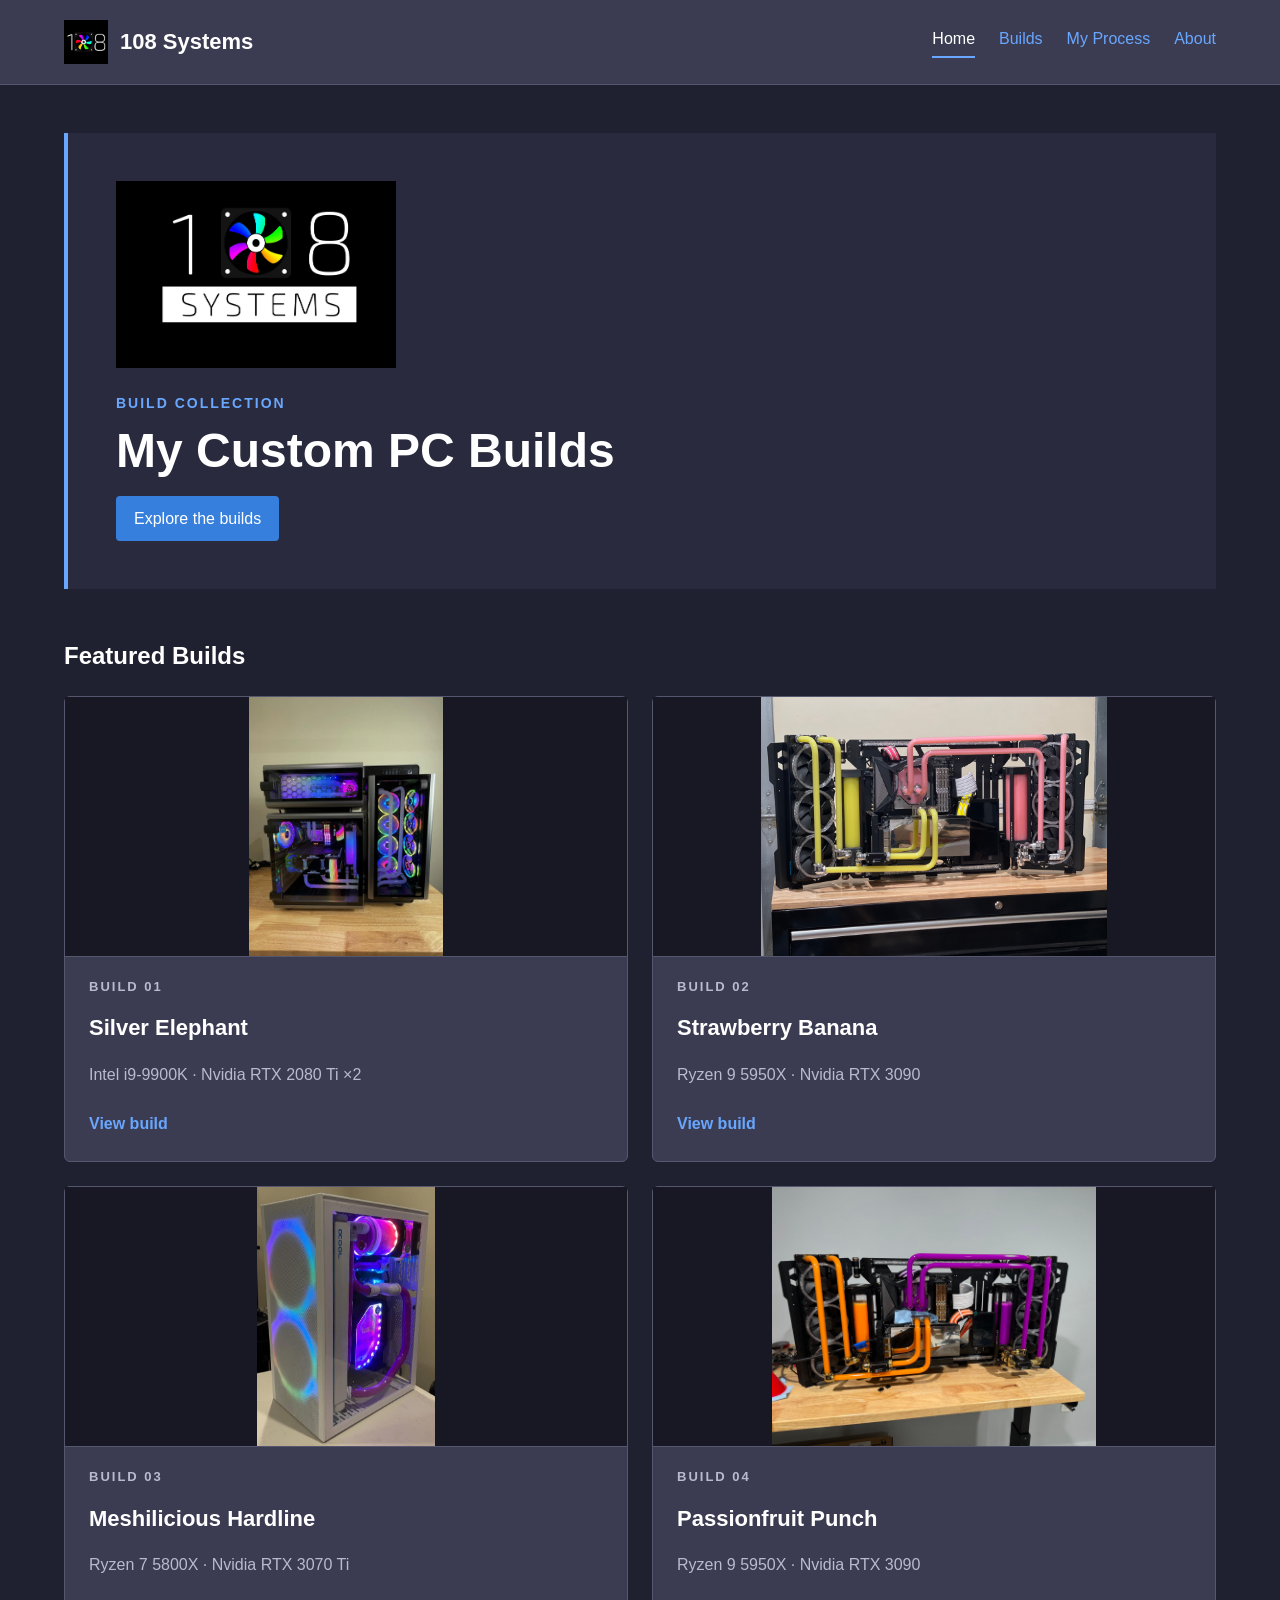
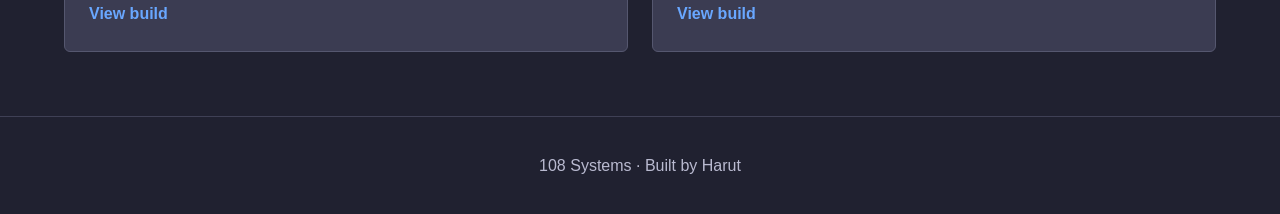
<file: index.html>
<!DOCTYPE html>
<html lang="en">
<head>
    <meta charset="UTF-8">
    <meta name="viewport" content="width=device-width, initial-scale=1.0">
    <title>108 Systems | Custom PC Builds</title>
    <link rel="stylesheet" href="styles.css">
</head>

<body>
    <header>
        <a class="brand" href="index.html">
            <img src="images/108-icon.png" alt="108 Systems logo">
            <span>108 Systems</span>
        </a>

        <nav>
            <a class="current-page" href="index.html">Home</a>
            <a href="builds.html">Builds</a>
            <a href="process.html">My Process</a>
            <a href="about.html">About</a>
        </nav>
    </header>

<main>
    <section class="intro">
        <img
            class="main-logo"
            src="images/108-logo.png"
            alt="108 Systems"
        >
        <p class="eyebrow">Build Collection</p>
        <h1>My Custom PC Builds</h1>
        
        <a href="builds.html">Explore the builds</a>
    </section>

    <section class="build-preview">
        <h2>Featured Builds</h2>

        <div class="build-grid">
            <article class="build-card">
                <img class="preview-image" src="images/SilverElephant (2).jpg" alt="Silver Elephant custom PC build">
                <p class="build-number">Build 01</p>
                <h3>Silver Elephant</h3>
                <p>Intel i9-9900K · Nvidia RTX 2080 Ti ×2</p>
                <a class="view-link" href="builds.html#build-01">View build</a>
            </article>

            <article class="build-card">
                <img class="preview-image" src="images/pink and yellow (1).jpg" alt="Pink and yellow custom PC build">
                <p class="build-number">Build 02</p>
                <h3>Strawberry Banana</h3>
                <p>Ryzen 9 5950X · Nvidia RTX 3090</p>
                <a class="view-link" href="builds.html#build-02">View build</a>
            </article>

            <article class="build-card">
                <img class="preview-image" src="images/meshilicious hardline.jpg" alt="Meshilicious Hardline custom PC build">
                <p class="build-number">Build 03</p>
                <h3>Meshilicious Hardline</h3>
                <p>Ryzen 7 5800X · Nvidia RTX 3070 Ti</p>
                <a class="view-link" href="builds.html#build-03">View build</a>
            </article>

            <article class="build-card">
                <img class="preview-image" src="images/orange and purple build.jpg" alt="Orange and purple custom PC build">
                <p class="build-number">Build 04</p>
                <h3>Passionfruit Punch</h3>
                <p>Ryzen 9 5950X · Nvidia RTX 3090</p>
                <a class="view-link" href="builds.html#build-04">View build</a>
            </article>
        </div>
    </section>
</main>

    <footer>
        <p>108 Systems · Built by Harut</p>
    </footer>
</body>
</html>
</file>
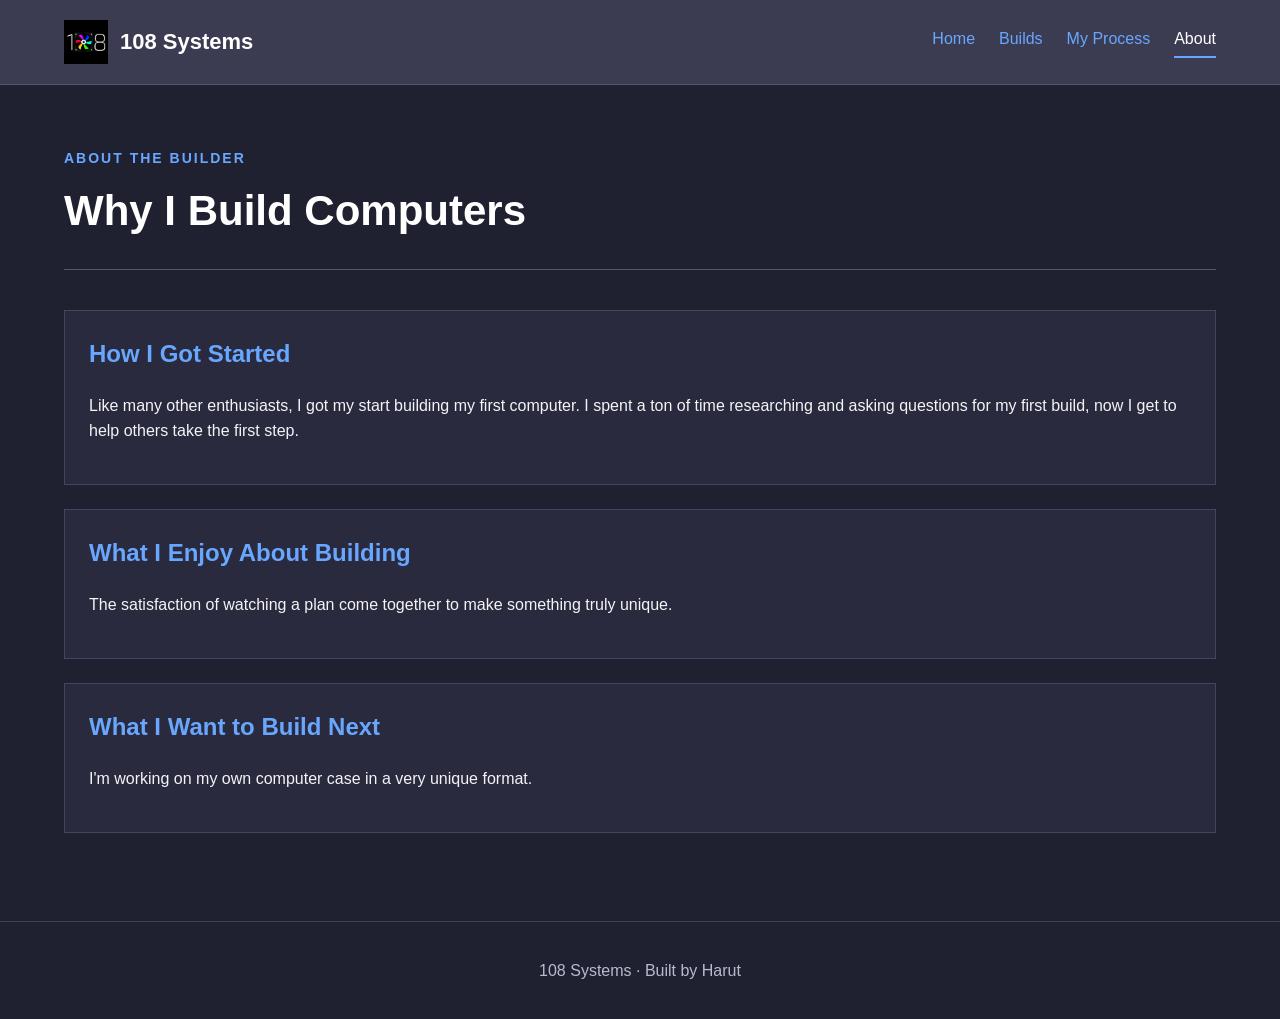
<file: about.html>
<!DOCTYPE html>
<html lang="en">
<head>
    <meta charset="UTF-8">
    <meta name="viewport" content="width=device-width, initial-scale=1.0">
    <title>About | 108 Systems</title>
    <link rel="stylesheet" href="styles.css">
</head>

<body>
    <header>
        <a class="brand" href="index.html">
            <img src="images/108-icon.png" alt="108 Systems logo">
            <span>108 Systems</span>
        </a>

        <nav>
            <a href="index.html">Home</a>
            <a href="builds.html">Builds</a>
            <a href="process.html">My Process</a>
            <a class="current-page" href="about.html">About</a>
        </nav>
    </header>

<main>
    <section class="page-heading">
        <p class="eyebrow">About the Builder</p>
        <h1>Why I Build Computers</h1>
        
    </section>

    <section class="about-section">
        <h2>How I Got Started</h2>
        <p>Like many other enthusiasts, I got my start building my first computer. I spent a ton of time researching and asking questions for my first build, now I get to help others take the first step.</p>
    </section>

    <section class="about-section">
        <h2>What I Enjoy About Building</h2>
        <p>The satisfaction of watching a plan come together to make something truly unique.</p>
    </section>

    <section class="about-section">
        <h2>What I Want to Build Next</h2>
        <p>I'm working on my own computer case in a very unique format.</p>
    </section>
</main>

    <footer>
        <p>108 Systems · Built by Harut</p>
    </footer>
</body>
</html>
</file>
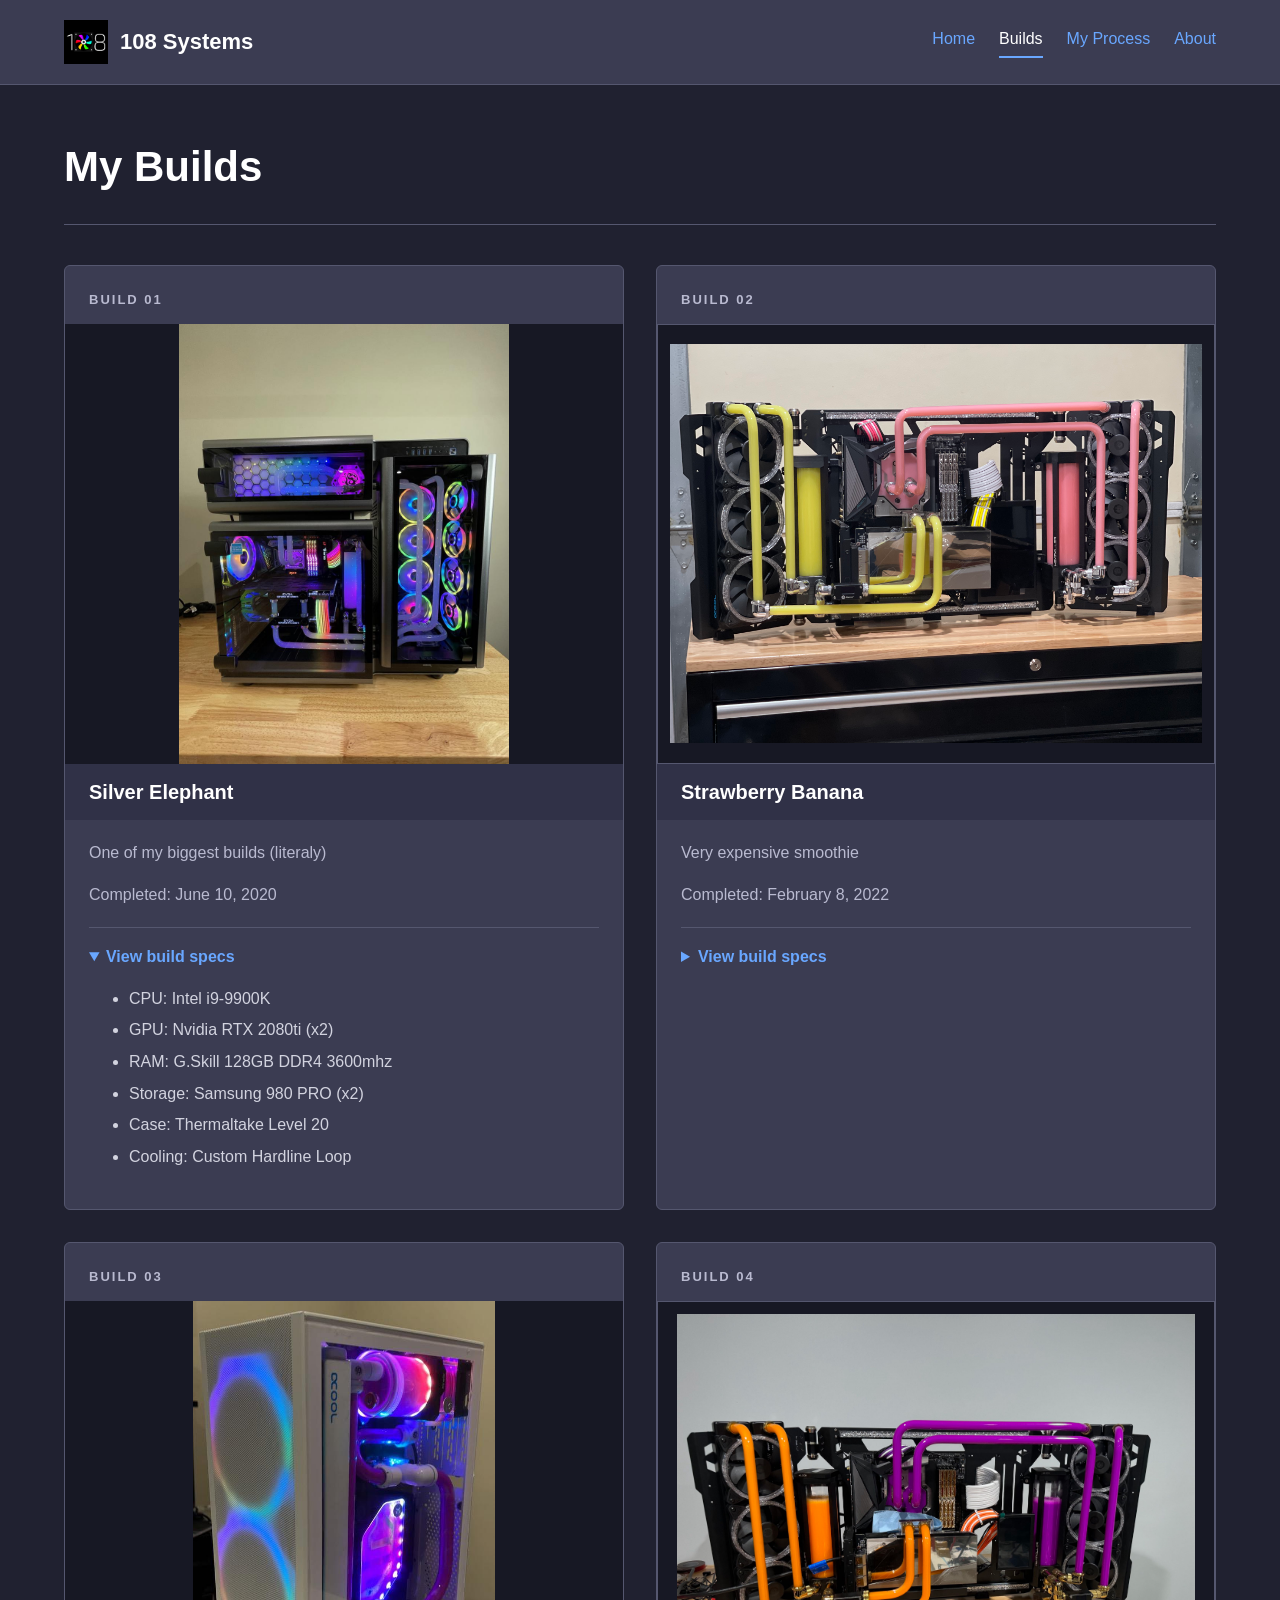
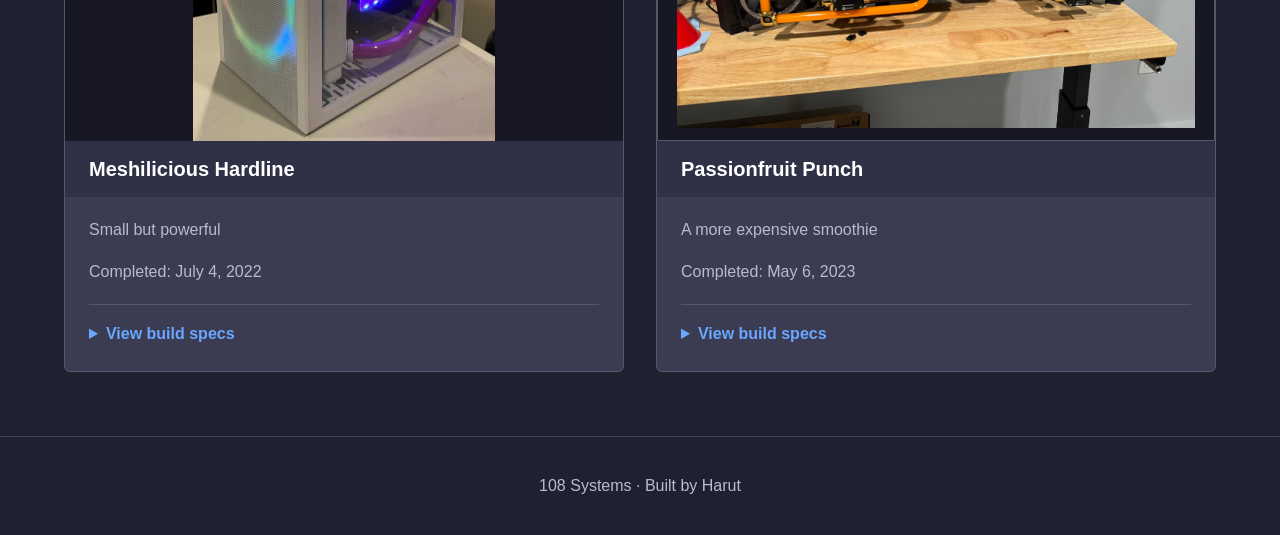
<file: builds.html>
<!DOCTYPE html>
<html lang="en">
<head>
    <meta charset="UTF-8">
    <meta name="viewport" content="width=device-width, initial-scale=1.0">
    <title>My Builds | 108 Systems</title>
    <link rel="stylesheet" href="styles.css">
</head>

<body>
    <header>
        <a class="brand" href="index.html">
            <img src="images/108-icon.png" alt="108 Systems logo">
            <span>108 Systems</span>
        </a>
        <nav>
            <a href="index.html">Home</a>
            <a class="current-page" href="builds.html">Builds</a>
            <a href="process.html">My Process</a>
            <a href="about.html">About</a>
        </nav>
    </header>

<main>
    <section class="page-heading">
        
        <h1>My Builds</h1>
    </section>

    <section class="build-gallery">
        <article id="build-01" class="build-card build-card-large">
            <p class="build-number">Build 01</p>

            <!-- figure: keeps Build 01's photo and caption together. -->
            <figure>
                <!-- loading: waits to load this gallery photo until needed. -->
                <img
                    src="images/SilverElephant (2).jpg"
                    alt="SilverElephant2"
                    loading="lazy"
                >

                <!-- figcaption: names Build 01 under its photo. -->
                <figcaption>Silver Elephant</figcaption>
            </figure>

            <p>One of my biggest builds (literaly)</p>

            
            <p>
                Completed:
                <!-- time: marks when Build 01 was finished. -->
                <!-- datetime: gives the date a browser friendly format. -->
                <time datetime="2020-06-10">June 10, 2020</time>
            </p>

            <!-- details: makes Build 01's specs expandable. -->
            <!-- open: starts this first spec list expanded. -->
            <details open>
                <summary>View build specs</summary>
                <ul>
                    <li>CPU: Intel i9-9900K</li>
                    <li>GPU: Nvidia RTX 2080ti (x2)</li>
                    <li>RAM: G.Skill 128GB DDR4 3600mhz</li>
                    <li>Storage: Samsung 980 PRO (x2)</li>
                    <li>Case: Thermaltake Level 20</li>
                    <li>Cooling: Custom Hardline Loop</li>
                </ul>
            </details>
        </article>

        <article id="build-02" class="build-card build-card-large">
            <p class="build-number">Build 02</p>

            <figure>
                <img
                    class="landscape-photo"
                    src="images/pink and yellow (1).jpg"
                    alt="Pink and yellow custom PC build"
                    loading="lazy"
                >

                <figcaption>Strawberry Banana</figcaption>
            </figure>

            <p>Very expensive smoothie</p>

            <p>
                Completed:
                <time datetime="2022-02-08">February 8, 2022</time>
            </p>

            <details>
                <summary>View build specs</summary>
                <ul>
                    <li>CPU: Ryzen 9 5950x</li>
                    <li>GPU: Nvidia RTX 3090</li>
                    <li>RAM: G.Skill Platinum 128GB DDR4 3600mhz</li>
                    <li>Storage: Samsung 980 PRO (x2)</li>
                    <li>Case: CoolerMaster Masterframe 700</li>
                    <li>Cooling: Custom Dual Hardline Loop</li>
                </ul>
            </details>
        </article>

        <article id="build-03" class="build-card build-card-large">
            <p class="build-number">Build 03</p>

            <figure>
                <img
                    src="images/meshilicious hardline.jpg"
                    alt="Meshilicious hardline custom PC build"
                    loading="lazy"
                >

                <figcaption>Meshilicious Hardline</figcaption>
            </figure>

            <p>Small but powerful</p>
            <p>
                Completed:
                <time datetime="2022-07-04">July 4, 2022</time>
            </p>

            <details>
                <summary>View build specs</summary>
                <ul>
                    <li>CPU: Ryzen 7 5800x</li>
                    <li>GPU: Nvidia RTX 3070ti</li>
                    <li>RAM: G.Skill 32GB DDR4 3600mhz</li>
                    <li>Storage: Samsung 980 Pro 2TB</li>
                    <li>Case: SSUPD Meshilicious</li>
                    <li>Cooling: Custom Hardline Loop</li>
                </ul>
            </details>
        </article>

        <article id="build-04" class="build-card build-card-large">
            <p class="build-number">Build 04</p>

            <figure>
                <img
                    class="landscape-photo"
                    src="images/orange and purple build.jpg"
                    alt="Orange and purple custom PC build"
                    loading="lazy"
                >

                <figcaption>Passionfruit Punch</figcaption>
            </figure>

            <p>A more expensive smoothie</p>

            <p>
                Completed:
                <time datetime="2023-05-06">May 6, 2023</time>
            </p>

            <details>
                <summary>View build specs</summary>
                <ul>
                    <li>CPU: Ryzen 9 5950x</li>
                    <li>GPU: Nvidia RTX 3090</li>
                    <li>RAM: G.Skill Platinum 128GB DDR4 3600mhz</li>
                    <li>Storage: Samsung 980 PRO (x2)</li>
                    <li>Case: CoolerMaster Masterframe 700</li>
                    <li>Cooling: Custom Dual Hardline Loop</li>
                </ul>
            </details>
        </article>
    </section>
</main>

    <footer>
        <p>108 Systems · Built by Harut</p>
    </footer>
</body>
</html>
</file>
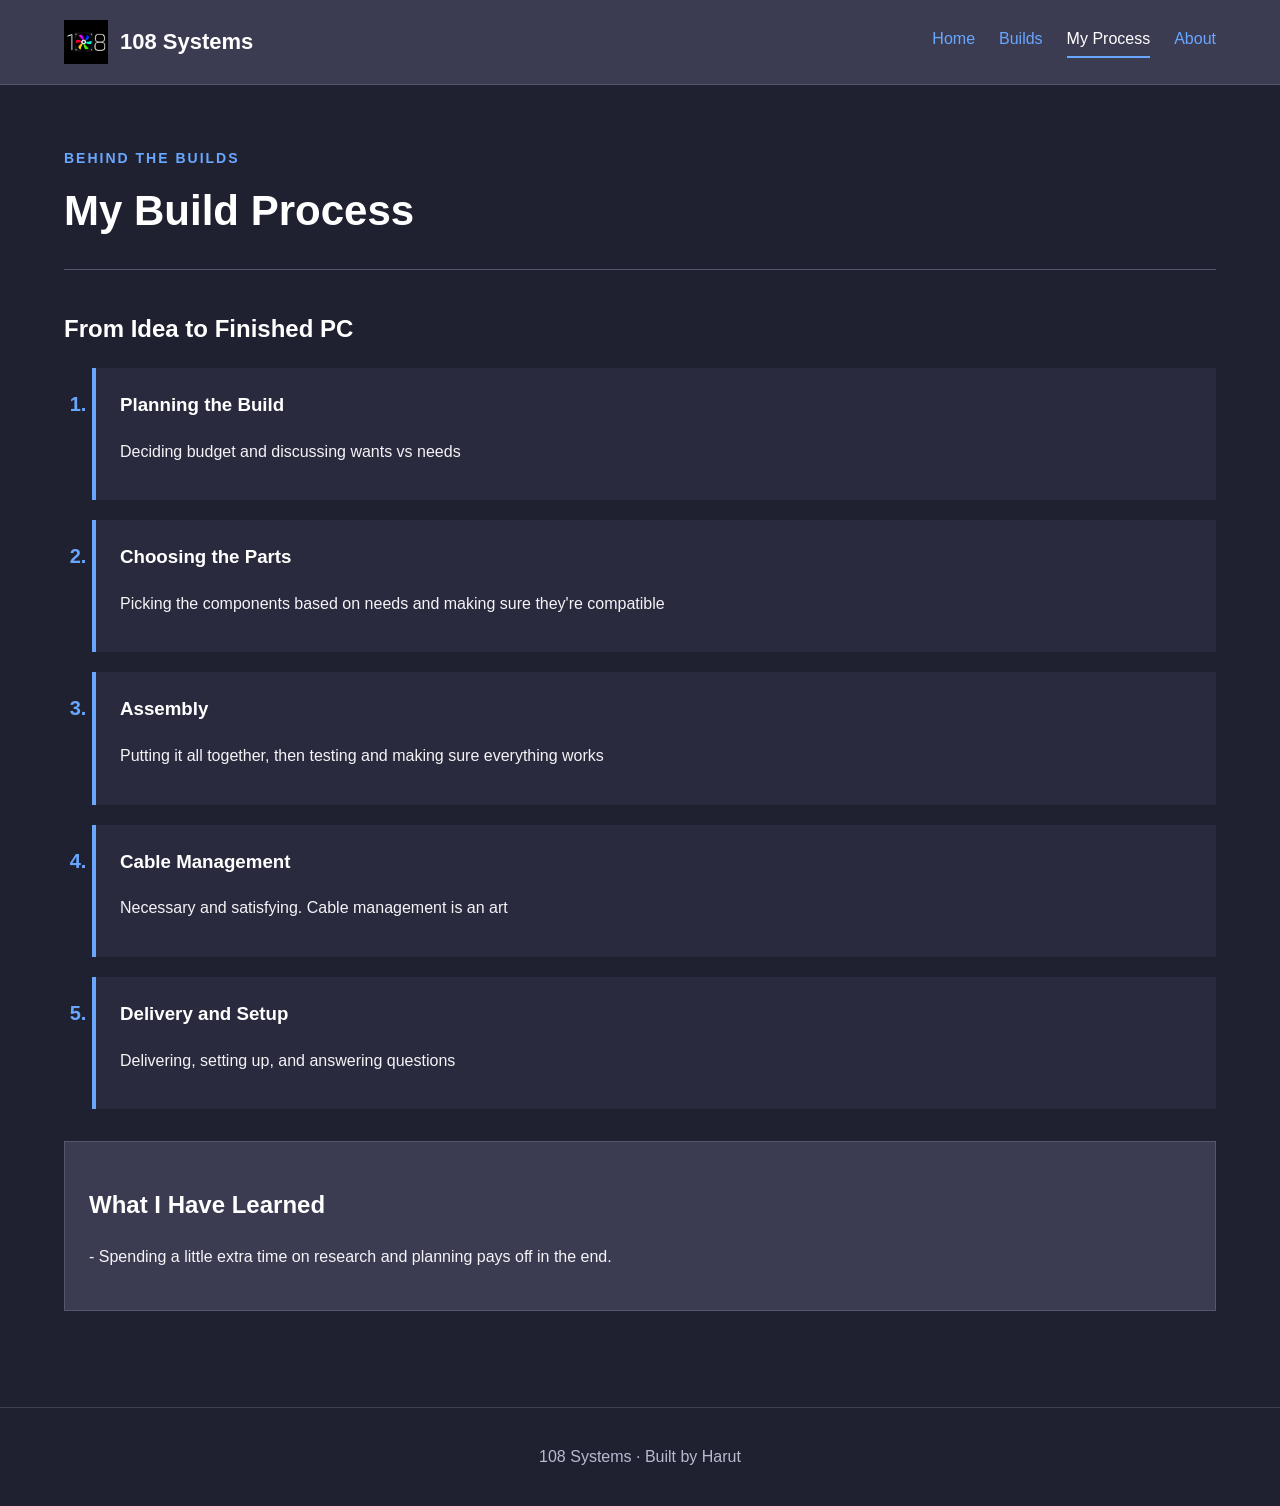
<file: process.html>
<!DOCTYPE html>
<html lang="en">
<head>
    <meta charset="UTF-8">
    <meta name="viewport" content="width=device-width, initial-scale=1.0">
    <title>My Process | 108 Systems</title>
    <link rel="stylesheet" href="styles.css">
</head>

<body>
    <header>
        <a class="brand" href="index.html">
            <img src="images/108-icon.png" alt="108 Systems logo">
            <span>108 Systems</span>
        </a>

        <nav>
            <a href="index.html">Home</a>
            <a href="builds.html">Builds</a>
            <a class="current-page" href="process.html">My Process</a>
            <a href="about.html">About</a>
        </nav>
    </header>

<main>
    <section class="page-heading">
        <p class="eyebrow">Behind the Builds</p>
        <h1>My Build Process</h1>
        
    </section>

    <section class="process-section">
        <h2>From Idea to Finished PC</h2>

        <ol class="process-list">
            <li>
                <h3>Planning the Build</h3>
                <p>Deciding budget and discussing wants vs needs</p>
            </li>

            <li>
                <h3>Choosing the Parts</h3>
                <p>Picking the components based on needs and making sure they're compatible</p>
            </li>

            <li>
                <h3>Assembly</h3>
                <p>Putting it all together, then testing and making sure everything works</p>
            </li>

            <li>
                <h3>Cable Management</h3>
                <p>Necessary and satisfying. Cable management is an art</p>
            </li>

            <li>
                <h3>Delivery and Setup</h3>
                <p>Delivering, setting up, and answering questions</p>
            </li>
        </ol>
    </section>

    <section class="lessons-section">
        <h2>What I Have Learned</h2>
        <p>- Spending a little extra time on research and planning pays off in the end.</p>
        
    </section>
</main>

    <footer>
        <p>108 Systems · Built by Harut</p>
    </footer>
</body>
</html>
</file>
<file: styles.css>
* {
    box-sizing: border-box;
}

body {
    margin: 0;
    background-color: #202130;
    color: #f4f4f7;
    font-family: Arial, Helvetica, sans-serif;
    line-height: 1.6;
}

a {
    color: #69a7ff;
    text-decoration: none;
}

a:hover {
    color: #ffffff;
}

/* Shared page layout */
header {
    display: flex;
    justify-content: space-between;
    align-items: center;
    padding: 20px 5%;
    background-color: #3b3c52;
    border-bottom: 1px solid #55576f;
}

.brand {
    display: flex;
    align-items: center;
    gap: 12px;
    color: #ffffff;
    font-size: 22px;
    font-weight: bold;
}

.brand img {
    width: 44px;
    height: 44px;
    object-fit: contain;
}

nav {
    display: flex;
    gap: 24px;
}

nav a {
    padding-bottom: 4px;
}

nav a.current-page {
    color: #ffffff;
    border-bottom: 2px solid #69a7ff;
}

main {
    width: 90%;
    max-width: 1200px;
    margin: 0 auto;
    padding: 48px 0 64px;
}

footer {
    padding: 20px 5%;
    color: #b9bad0;
    text-align: center;
    border-top: 1px solid #3f4055;
}

/* Homepage introduction */
.intro {
    margin-bottom: 48px;
    padding: 48px;
    background-color: #292a3d;
    border-left: 4px solid #69a7ff;
}

.main-logo {
    display: block;
    width: 280px;
    max-width: 100%;
    margin-bottom: 24px;
}

.eyebrow {
    margin-bottom: 8px;
    color: #69a7ff;
    font-size: 14px;
    font-weight: bold;
    letter-spacing: 2px;
    text-transform: uppercase;
}

h1,
h2,
h3 {
    color: #ffffff;
}

.intro h1 {
    margin: 0;
    font-size: 48px;
    line-height: 1.2;
}

.intro > a {
    display: inline-block;
    margin-top: 16px;
    padding: 10px 18px;
    color: #ffffff;
    background-color: #367fdc;
    border-radius: 4px;
}

.intro > a:hover {
    background-color: #4d94ec;
}

/* Homepage content */
.build-grid {
    display: grid;
    grid-template-columns: repeat(2, 1fr);
    gap: 24px;
}

.build-card {
    padding: 24px;
    background-color: #3b3c52;
    border: 1px solid #55576f;
    border-radius: 6px;
}

.build-card h3 {
    margin: 8px 0;
    font-size: 22px;
}

.build-card p {
    color: #b9bad0;
}

.preview-image {
    display: block;
    width: calc(100% + 48px);
    height: 260px;
    margin: -24px -24px 20px;
    object-fit: contain;
    background-color: #171824;
    border-bottom: 1px solid #55576f;
}

.view-link {
    display: inline-block;
    margin-top: 8px;
    font-weight: bold;
}

/* Headings used on the pages */
.page-heading {
    margin-bottom: 40px;
    padding-bottom: 24px;
    border-bottom: 1px solid #55576f;
}

.page-heading h1 {
    margin: 0;
    font-size: 42px;
}

/* Full build gallery */
.build-gallery {
    display: grid;
    grid-template-columns: repeat(2, 1fr);
    gap: 32px;
}

.build-card-large figure {
    margin: 0 -24px 20px;
}

.build-card-large img {
    display: block;
    width: 100%;
    height: 440px;
    object-fit: contain;
    background-color: #171824;
}

.build-card-large img.landscape-photo {
    height: 440px;
    padding: 12px;
    border: 1px solid #55576f;
    object-fit: contain;
}

.build-card-large figcaption {
    padding: 12px 24px;
    color: #ffffff;
    font-size: 20px;
    font-weight: bold;
    background-color: #303147;
}

.build-number {
    margin-top: 0;
    color: #69a7ff;
    font-size: 13px;
    font-weight: bold;
    letter-spacing: 2px;
    text-transform: uppercase;
}

details {
    margin-top: 20px;
    padding-top: 16px;
    border-top: 1px solid #55576f;
}

summary {
    color: #69a7ff;
    font-weight: bold;
    cursor: pointer;
}

details li {
    margin-bottom: 6px;
    color: #d2d3df;
}

/* Build process page */
.process-section,
.lessons-section {
    margin-bottom: 32px;
}

.process-list {
    padding-left: 28px;
}

.process-list li {
    margin-bottom: 20px;
    padding: 20px 24px;
    background-color: #292a3d;
    border-left: 4px solid #69a7ff;
}

.process-list li::marker {
    color: #69a7ff;
    font-size: 20px;
    font-weight: bold;
}

.process-list h3 {
    margin-top: 0;
}

.lessons-section {
    padding: 24px;
    background-color: #3b3c52;
    border: 1px solid #55576f;
}

/* About page */
.about-section {
    margin-bottom: 24px;
    padding: 24px;
    background-color: #292a3d;
    border: 1px solid #45465d;
}

.about-section h2 {
    margin-top: 0;
    color: #69a7ff;
}

.favorites-list {
    display: grid;
    grid-template-columns: repeat(2, 1fr);
    gap: 12px;
    padding: 0;
    list-style: none;
}

.favorites-list li {
    padding: 12px 16px;
    background-color: #3b3c52;
    border-left: 3px solid #69a7ff;
}
</file>
